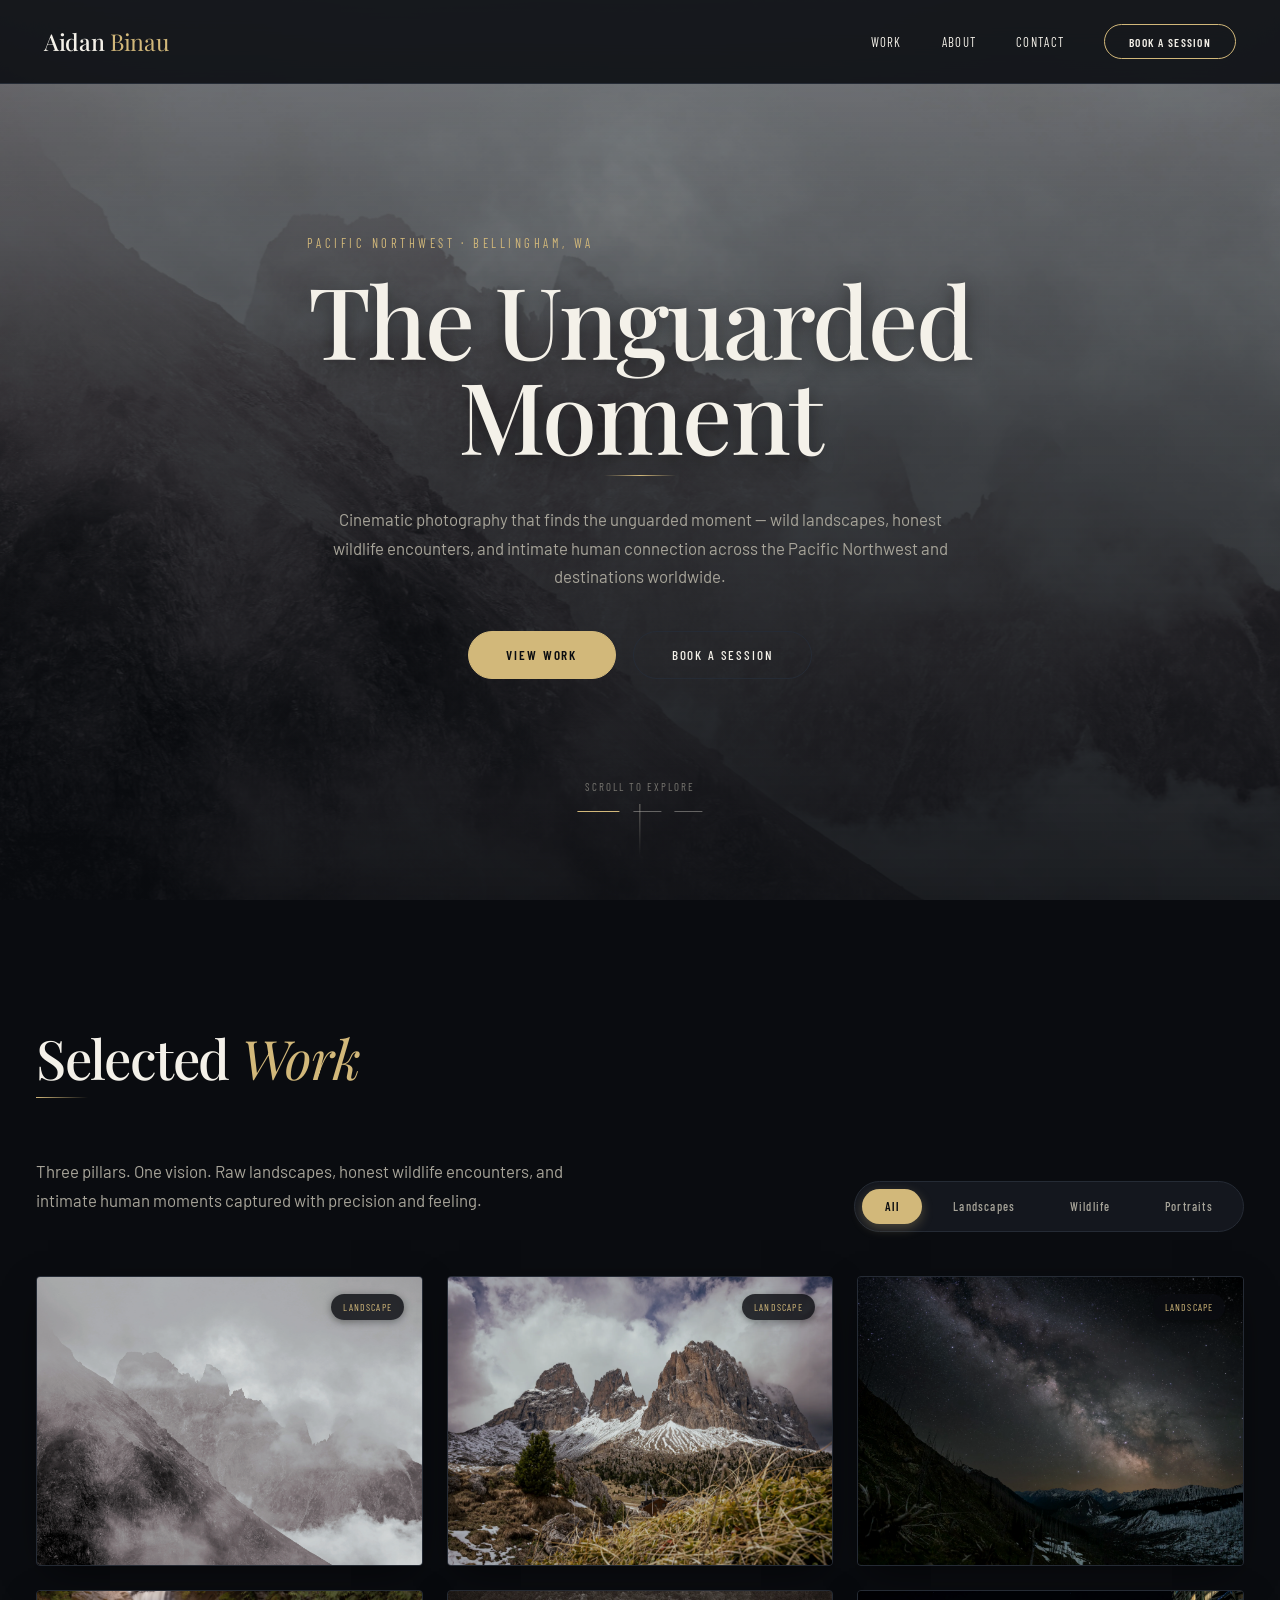
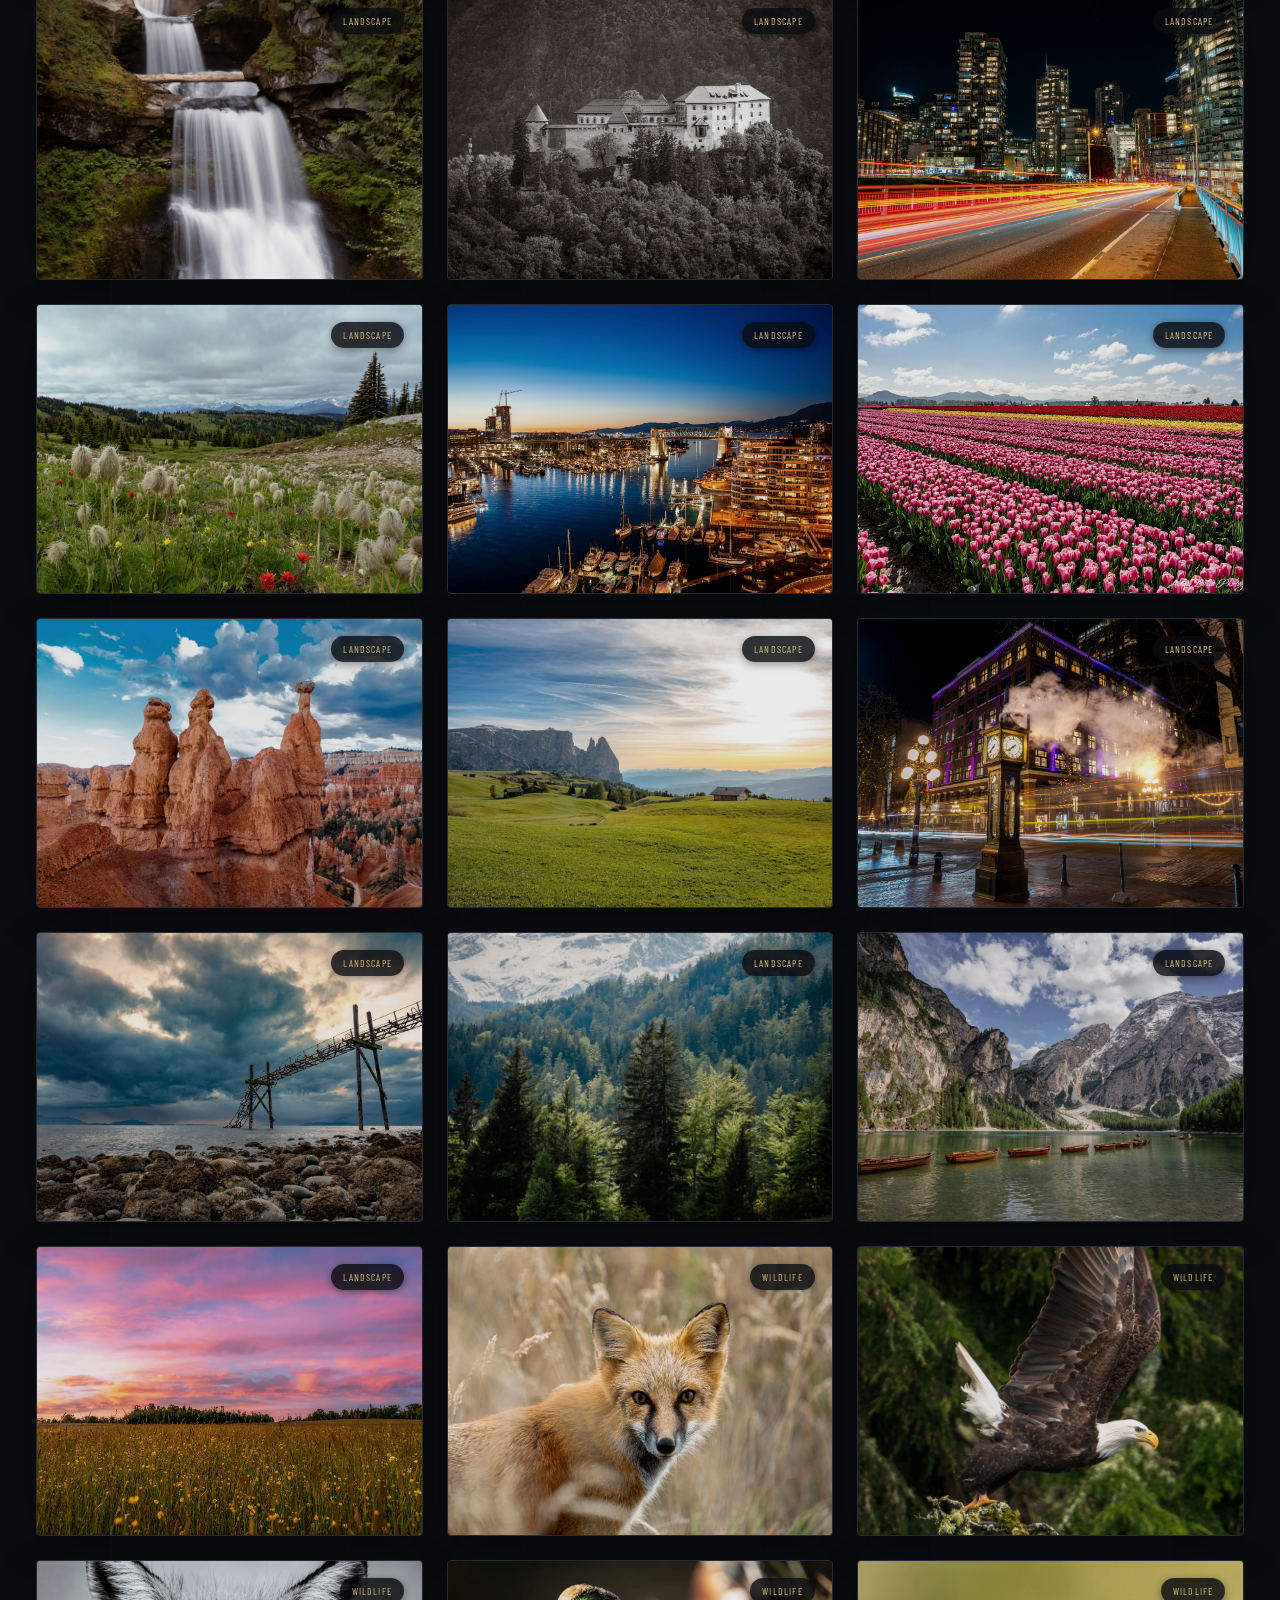
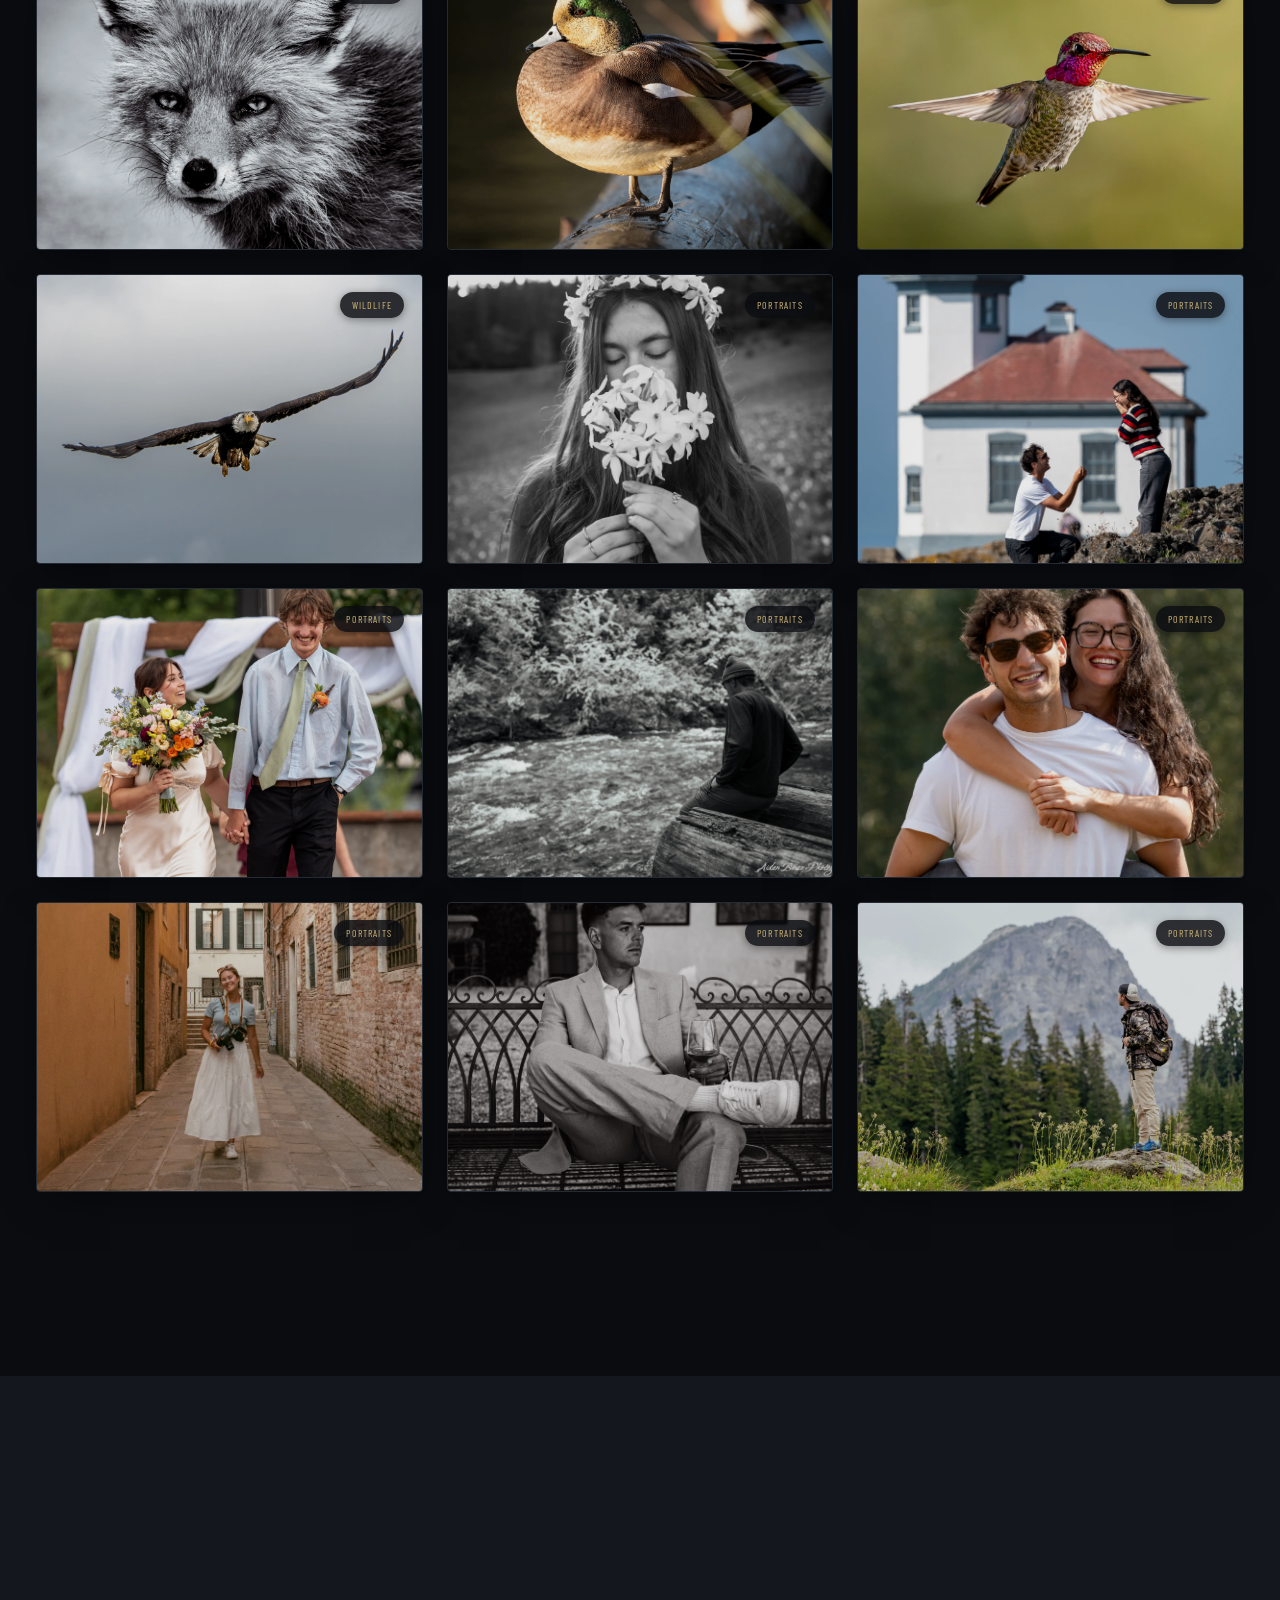
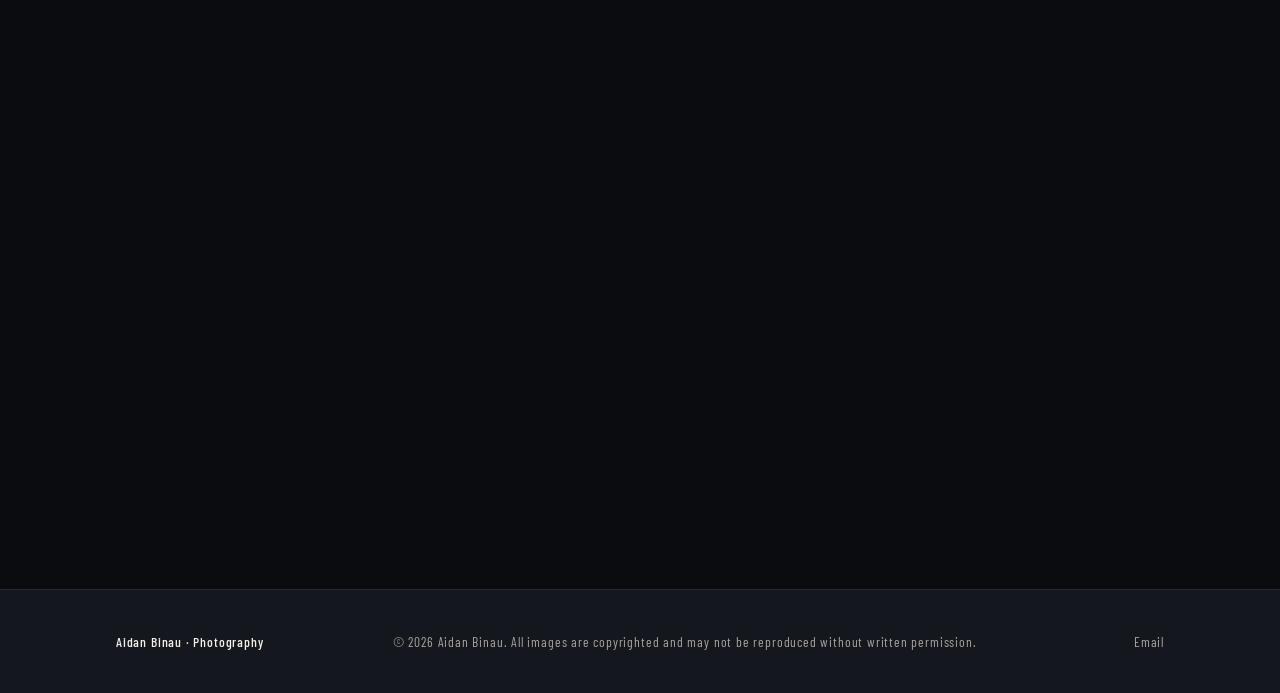
<file: index.html>
<!DOCTYPE html>
<html lang="en">
<head>
  <meta charset="UTF-8">
  <meta name="viewport" content="width=device-width, initial-scale=1.0, maximum-scale=5">
  <title>Aidan Binau — Cinematic Photographer</title>
  <meta name="description" content="Aidan Binau — Cinematic photographer specializing in wild landscapes, honest wildlife encounters, and intimate human moments. Based in Bellingham, Washington. Available worldwide.">
  <meta name="keywords" content="PNW photographer, Bellingham photographer, landscape photography, wildlife photography, wedding photographer, engagement photographer, Washington state photography, Pacific Northwest photography, cinematic photographer">
  <meta name="author" content="Aidan Binau">

  <!-- Open Graph -->
  <meta property="og:title" content="Aidan Binau — Cinematic Photographer">
  <meta property="og:description" content="Cinematic photography of wild landscapes, honest wildlife encounters, and intimate human moments — created across the Pacific Northwest and destinations worldwide.">
  <meta property="og:image" content="images/hero/Landscape-1.webp">
  <meta property="og:url" content="https://aidanbinauphotography.com">
  <meta property="og:type" content="website">

  <!-- Twitter -->
  <meta name="twitter:card" content="summary_large_image">
  <meta name="twitter:title" content="Aidan Binau — Cinematic Photographer">
  <meta name="twitter:description" content="Cinematic photography of wild landscapes, honest wildlife encounters, and intimate human moments — created across the Pacific Northwest and destinations worldwide.">
  <meta name="twitter:image" content="images/hero/Landscape-1.webp">

  <!-- Canonical -->
  <link rel="canonical" href="https://aidanbinauphotography.com/">

  <!-- JSON-LD Schema for Photographer -->
  <script type="application/ld+json">
  {
    "@context": "https://schema.org",
    "@type": "Photographer",
    "name": "Aidan Binau",
    "description": "Cinematic photographer specializing in wild landscapes, honest wildlife encounters, and intimate human moments across the Pacific Northwest and worldwide.",
    "url": "https://aidanbinauphotography.com",
    "image": "images/hero/Landscape-1.webp",
    "address": {
      "@type": "PostalAddress",
      "addressLocality": "Bellingham",
      "addressRegion": "WA",
      "addressCountry": "US"
    },
    "areaServed": "Worldwide",
    "knowsAbout": ["Landscape Photography", "Wildlife Photography", "Portrait Photography", "Cinematic Photography", "Pacific Northwest"]
  }
  </script>

  <!-- Fonts -->
  <link rel="preconnect" href="https://fonts.googleapis.com">
  <link rel="preconnect" href="https://fonts.gstatic.com" crossorigin>
  <link href="https://fonts.googleapis.com/css2?family=Playfair+Display:ital,wght@0,400;0,500;0,600;1,400&amp;family=Barlow:wght@300;400;500&amp;family=Barlow+Condensed:wght@400;500;600&amp;display=swap" rel="stylesheet">

  <!-- Stylesheet -->
  <link rel="stylesheet" href="css/style.css">

  <!-- Favicon -->
  <link rel="icon" href="data:image/svg+xml,<svg xmlns='http://www.w3.org/2000/svg' viewBox='0 0 100 100'><text y='.9em' font-size='90'>📷</text></svg>">
</head>
<body>

  <!-- Preloader -->
  <div id="preloader" role="status" aria-live="polite" aria-label="Loading">
    <div class="pre-wordmark">Aidan Binau</div>
    <div class="pre-tag">Cinematic Photography</div>
    <div class="pre-bar-wrap"><div class="pre-bar"></div></div>
  </div>

  <!-- Navigation -->
  <nav id="nav" role="navigation" aria-label="Main navigation">
    <a class="nav-brand" href="#hero" data-scroll="#hero" aria-label="Aidan Binau — Home">
      Aidan <span>Binau</span>
    </a>
    <ul class="nav-links" role="list">
      <li><a href="#portfolio" data-scroll="#portfolio" aria-label="Work">Work</a></li>
      <li><a href="#about"     data-scroll="#about"     aria-label="About">About</a></li>
      <li><a href="#contact"   data-scroll="#contact"   aria-label="Contact">Contact</a></li>
      <li><a class="nav-cta" href="#contact" data-scroll="#contact" aria-label="Book a session">Book a Session</a></li>
    </ul>
    <button class="nav-hamburger" aria-label="Open menu" aria-expanded="false">
      <span></span><span></span><span></span>
    </button>
  </nav>

  <!-- Mobile Menu -->
  <nav class="nav-mobile-menu" role="navigation" aria-label="Mobile navigation">
    <a href="#portfolio" data-scroll="#portfolio">Work</a>
    <a href="#about" data-scroll="#about">About</a>
    <a href="#contact" data-scroll="#contact">Contact</a>
    <a href="#contact" data-scroll="#contact" style="color:var(--gold)">Book a Session</a>
  </nav>

  <!-- Hero -->
  <section id="hero" aria-label="Welcome">
    <div class="hero-slides" aria-hidden="true"></div>
    <div class="hero-vignette" aria-hidden="true"></div>

    <div class="hero-inner">
      <p class="hero-eyebrow reveal">Pacific Northwest · Bellingham, WA</p>
      <h1 class="hero-title reveal reveal-delay-1">
        The Unguarded Moment
      </h1>
      <div class="hero-divider reveal reveal-delay-1" aria-hidden="true"></div>
      <p class="hero-sub reveal reveal-delay-2">
        Cinematic photography that finds the unguarded moment — wild landscapes, honest wildlife encounters, and intimate human connection across the Pacific Northwest and destinations worldwide.
      </p>
      <div class="hero-actions reveal reveal-delay-3">
        <button class="btn-primary" data-scroll="#portfolio" aria-label="View work">
          View Work
        </button>
        <button class="btn-ghost" data-scroll="#contact" aria-label="Book a session">
          Book a Session
        </button>
      </div>
    </div>

    <div class="hero-indicators" aria-hidden="true"></div>

    <div class="scroll-hint" aria-hidden="true">
      <span>Scroll to explore</span>
      <div class="scroll-arrow"></div>
    </div>
  </section>

  <!-- Portfolio -->
  <section id="portfolio" aria-label="Portfolio">
    <div class="portfolio-inner">

      <div class="portfolio-head">
        <div class="portfolio-head-left">
          <h2 class="section-title reveal reveal-delay-1">
            Selected <em>Work</em>
          </h2>
          <p class="portfolio-head-desc reveal reveal-delay-2">
            Three pillars. One vision. Raw landscapes, honest wildlife encounters, and intimate human moments captured with precision and feeling.
          </p>
        </div>

        <div class="filter-tabs reveal reveal-delay-2" role="tablist" aria-label="Filter portfolio by category">
          <button class="filter-tab active" data-filter="all" role="tab" aria-selected="true">All</button>
          <button class="filter-tab" data-filter="landscape" role="tab" aria-selected="false">Landscapes</button>
          <button class="filter-tab" data-filter="wildlife" role="tab" aria-selected="false">Wildlife</button>
          <button class="filter-tab" data-filter="portraits" role="tab" aria-selected="false">Portraits</button>
        </div>
      </div>

      <!-- Dynamic Grid from manifest.json -->
      <div class="photo-grid" id="photo-grid" aria-label="Photo gallery">
        <!-- Populated by JS -->
      </div>

      <div class="load-more-wrap reveal">
        <button class="btn-ghost" id="loadMoreBtn" aria-label="Request full gallery">
          Request Full Gallery
        </button>
      </div>

    </div>
  </section>

  <!-- About -->
  <section id="about" aria-label="About Aidan Binau">
    <div class="about-inner">

      <div class="about-images reveal">
        <div class="about-img-main">
          <img src="images/about/behind-scenes.webp" 
               onerror="this.parentNode.innerHTML='<div class=\'photo-placeholder\' style=\'height:100%; background:var(--surface-2); display:flex; align-items:center; justify-content:center; color:var(--text-dim)\'><div style=\'text-align:center\'><div style=\'font-size:3rem; margin-bottom:0.5rem\'>🌲</div><div>Behind the Lens</div></div></div>'"
               alt="Aidan Binau working in the Pacific Northwest wilderness" loading="lazy">
        </div>
        <div class="about-img-sec">
          <img src="images/about/portrait.webp" 
               onerror="this.parentNode.innerHTML='<div class=\'photo-placeholder\' style=\'height:100%; background:var(--surface-2); display:flex; align-items:center; justify-content:center; color:var(--text-dim)\'><div style=\'text-align:center\'><div style=\'font-size:3rem; margin-bottom:0.5rem\'>📷</div><div>Portrait</div></div></div>'"
               alt="Portrait of Aidan Binau, Pacific Northwest photographer" loading="lazy">
        </div>
        <div class="about-img-accent">
          <div style="font-size:0.95rem; letter-spacing:0.05em;">Based in</div>
          <div style="font-size:1.35rem; font-weight:600; margin:0.2rem 0;">Bellingham, WA</div>
          <div style="font-size:0.8rem; opacity:0.85;">Pacific Northwest</div>
        </div>
      </div>

      <div class="about-text">
        <h2 class="section-title reveal reveal-delay-1">About <em>Aidan</em></h2>

        <p class="about-body reveal reveal-delay-2">
          I’m a Pacific Northwest photographer drawn to the tension between stillness and power — the moment a storm breaks over a ridgeline, the quiet intensity of a wild animal, the unguarded truth between two people. Rooted in Bellingham, Washington, I work across the full breadth of the PNW and travel wherever the story demands. My approach blends technical precision with instinct for light, timing, and presence.
        </p>

        <div class="about-services reveal reveal-delay-4">
          <div class="about-service-item">
            <span class="about-service-icon" aria-hidden="true">🏔</span>
            <span>Wild Landscapes</span>
          </div>
          <div class="about-service-item">
            <span class="about-service-icon" aria-hidden="true">🦅</span>
            <span>Wildlife Encounters</span>
          </div>
          <div class="about-service-item">
            <span class="about-service-icon" aria-hidden="true">💍</span>
            <span>Portraits &amp; Weddings</span>
          </div>
          <div class="about-service-item">
            <span class="about-service-icon" aria-hidden="true">🎬</span>
            <span>Selective Videography</span>
          </div>
          <div class="about-service-item">
            <span class="about-service-icon" aria-hidden="true">📄</span>
            <span>Editorial &amp; Commercial</span>
          </div>
          <div class="about-service-item">
            <span class="about-service-icon" aria-hidden="true">🌐</span>
            <span>Image Licensing &amp; Prints</span>
          </div>
        </div>

        <div class="about-meta reveal">
          <div class="about-meta-item">
            <div class="about-meta-label">Base</div>
            <div class="about-meta-value">Bellingham, WA</div>
          </div>
          <div class="about-meta-item">
            <div class="about-meta-label">Availability</div>
            <div class="about-meta-value">Worldwide</div>
          </div>
          <div class="about-meta-item">
            <div class="about-meta-label">Camera</div>
            <div class="about-meta-value">Sony Alpha Series</div>
          </div>
        </div>
      </div>

    </div>
  </section>

  <!-- Experiences -->
  <section id="experiences" aria-label="Experiences">
    <div class="experiences-inner">

      <div class="experiences-header">
        <h2 class="section-title reveal reveal-delay-1">Experiences</h2>
      </div>

      <div class="experiences-grid reveal reveal-delay-3">

        <div class="experience-item">
          <h3>Surprise Proposals &amp; Elopements</h3>
          <p>I help plan and document proposals and small elopements in remote, meaningful locations. The focus stays on the moment itself — quiet, intentional, and cinematic.</p>
          <p class="experience-price">Starting from $2,000</p>
        </div>

        <div class="experience-item">
          <h3>Family Adventures</h3>
          <p>Family adventures that take place outdoors and in motion. These sessions focus on presence — families moving through the landscape together.</p>
          <p class="experience-price">Starting from $1,200</p>
        </div>

        <div class="experience-item">
          <h3>Cinematic Portraits</h3>
          <p>Thoughtful sessions built around atmosphere and presence. I work with couples, individuals, and families who want images that feel grounded and honest.</p>
          <p class="experience-price">Starting from $1,000</p>
        </div>

        <div class="experience-item">
          <h3>Traditional Sessions</h3>
          <p>Classic portrait and lifestyle work approached with the same care and cinematic sensibility. These sessions remain natural and unforced, even in more conventional settings.</p>
          <p class="experience-price">Starting from $750</p>
        </div>

      </div>

    </div>
  </section>

  <!-- Contact -->
  <section id="contact" aria-label="Contact and bookings">
    <div class="contact-inner">

      <div class="contact-info">
        <h2 class="section-title reveal reveal-delay-1">
          Start a <em>Conversation</em>
        </h2>
        <p class="about-body reveal reveal-delay-2" style="max-width:380px">
          Whether you're planning a wedding, looking to license work, or want to collaborate on something meaningful — I'd love to hear from you.
        </p>

        <div class="contact-detail reveal reveal-delay-3">
          <div class="contact-detail-item">
            <span class="contact-detail-icon" aria-hidden="true">✉</span>
            <div>
              <div class="contact-detail-label">Email</div>
              <a class="contact-detail-value" href="mailto:binauaidan@gmail.com">binauaidan@gmail.com</a>
            </div>
          </div>
          <div class="contact-detail-item">
            <span class="contact-detail-icon" aria-hidden="true">📍</span>
            <div>
              <div class="contact-detail-label">Base</div>
              <div class="contact-detail-value">Bellingham, WA — Available Worldwide</div>
            </div>
          </div>
          <div class="contact-detail-item">
            <span class="contact-detail-icon" aria-hidden="true">⏱</span>
            <div>
              <div class="contact-detail-label">Response Time</div>
              <div class="contact-detail-value">Within 24–48 hours</div>
            </div>
          </div>
        </div>
      </div>

      <!-- Contact Form -->
      <!-- 
        FORMSPREE SETUP:
        1. Go to https://formspree.io → Sign up (free)
        2. Create a new form → Copy the endpoint (e.g. https://formspree.io/f/abc123xy)
        3. Replace "YOUR_FORMSPREE_ID" below with your form hash (abc123xy)
        4. (Recommended) In Formspree dashboard: Enable email notifications + add a friendly autoresponse.
      -->
      <div class="contact-form reveal reveal-delay-2">
        <form id="contactForm" method="POST" action="https://formspree.io/f/mojoaprq" novalidate>
          <div class="form-row">
            <div class="form-field">
              <label class="form-label" for="name">Your Name</label>
              <input class="form-input" id="name" name="name" type="text" placeholder="Jane Smith" required autocomplete="name">
            </div>
            <div class="form-field">
              <label class="form-label" for="email">Email Address</label>
              <input class="form-input" id="email" name="email" type="email" placeholder="jane@email.com" required autocomplete="email">
            </div>
          </div>

          <div class="form-field">
            <label class="form-label" for="subject">Session Type</label>
            <select class="form-select" id="subject" name="subject">
              <option value="" disabled selected>Select a category…</option>
              <option value="Wedding / Elopement">Wedding / Elopement</option>
              <option value="Engagement Session">Engagement Session</option>
              <option value="Landscape Commission">Landscape Commission</option>
              <option value="Wildlife">Wildlife Session</option>
              <option value="Editorial / Commercial">Editorial / Commercial</option>
              <option value="Image Licensing">Image Licensing</option>
              <option value="Other">Other</option>
            </select>
          </div>

          <div class="form-field">
            <label class="form-label" for="date">Preferred Date (if applicable)</label>
            <input class="form-input" id="date" name="date" type="text" placeholder="August 2026, or flexible…">
          </div>

          <div class="form-field">
            <label class="form-label" for="message">Tell Me About Your Vision</label>
            <textarea class="form-textarea" id="message" name="message" rows="5" placeholder="Where, when, and what matters most to you…" required></textarea>
          </div>

          <button class="btn-primary" type="submit" style="width:100%; justify-content:center">
            Send Message
          </button>

          <p style="font-size:0.72rem; color:var(--text-faint); text-align:center; margin-top:0.9rem; font-family:var(--font-condensed); letter-spacing:0.08em">
            Your information is never shared or sold.
          </p>
        </form>
      </div>

    </div>
  </section>

  <!-- Footer -->
  <footer role="contentinfo">
    <div class="footer-inner">
      <div class="footer-brand">Aidan Binau · Photography</div>
      <div class="footer-copy">
        © <span id="year"></span> Aidan Binau. All images are copyrighted and may not be reproduced without written permission.
      </div>
      <div class="footer-socials">
        <a href="mailto:binauaidan@gmail.com" aria-label="Email">Email</a>
      </div>
    </div>
  </footer>

  <!-- Lightbox -->
  <div id="lightbox" role="dialog" aria-modal="true" aria-label="Photo lightbox" aria-hidden="true">
    <div class="lb-wrap">
      <button class="lb-close" aria-label="Close lightbox">✕</button>
      <button class="lb-nav lb-prev" aria-label="Previous photo">‹</button>
      <button class="lb-nav lb-next" aria-label="Next photo">›</button>

      <div class="lb-img-wrap">
        <!-- Image injected by JS -->
      </div>

      <div class="lb-strip" role="list" aria-label="Photo thumbnails">
        <!-- Thumbs injected by JS -->
      </div>
    </div>
  </div>

  <!-- Toast -->
  <div id="toast-region" aria-live="polite" aria-atomic="true"></div>

  <!-- Scripts -->
  <script src="js/main.js" defer></script>

  <!-- Inline handler for Load More -->
  <script>
    document.addEventListener('DOMContentLoaded', () => {
      const btn = document.getElementById('loadMoreBtn');
      if (btn) {
        btn.addEventListener('click', () => {
          window.location.href = 'mailto:binauaidan@gmail.com?subject=Full%20Gallery%20Request&body=Hi%20Aidan%2C%20I%27d%20love%20to%20see%20more%20of%20your%20work.';
        });
      }
    });
  </script>

</body>
</html>
</file>
<file: css/style.css>
/* 
  AIDAN BINAU — World-Class Masculine Redesign
  Cinematic • Rugged • Premium
  Refined for strength, clarity, and quiet confidence.
*/

:root {
  /* Deeper, richer cinematic palette */
  --bg: #0a0c10;
  --surface: #14171e;
  --surface-2: #1c2129;
  --text: #f4f1e9;
  --text-dim: #a8a59a;
  --text-faint: #6b675f;
  --accent: #d2b87a;
  --accent-hover: #e0cc96;
  --gold: #c9b38a;
  --border: #252b35;
  --success: #7a9e7a;

  /* Typography — stronger presence */
  --font-heading: 'Playfair Display', 'Cormorant Garamond', Georgia, serif;
  --font-body: 'Barlow', system-ui, -apple-system, BlinkMacSystemFont, "Segoe UI", Roboto, sans-serif;
  --font-condensed: 'Barlow Condensed', 'Barlow', sans-serif;

  /* Spacing & Rhythm — more deliberate */
  --space-xs: 0.5rem;
  --space-sm: 1rem;
  --space-md: 1.75rem;
  --space-lg: 2.75rem;
  --space-xl: 4.5rem;
  --space-2xl: 7rem;

  /* Effects */
  --transition: 0.45s cubic-bezier(0.23, 1, 0.32, 1);
  --transition-fast: 0.2s cubic-bezier(0.23, 1, 0.32, 1);
  --shadow-soft: 0 12px 40px -12px rgba(0,0,0,0.6);
  --radius: 4px;
}

/* Reset & Base */
*, *::before, *::after {
  box-sizing: border-box;
}

html {
  scroll-behavior: smooth;
  -webkit-font-smoothing: antialiased;
  -moz-osx-font-smoothing: grayscale;
}

body {
  margin: 0;
  font-family: var(--font-body);
  font-size: 1.02rem;
  line-height: 1.72;
  color: var(--text);
  background-color: var(--bg);
  overflow-x: hidden;
}

/* Typography — stronger, more confident */
h1, h2, h3, h4 {
  font-family: var(--font-heading);
  font-weight: 500;
  line-height: 1.05;
  letter-spacing: -0.025em;
}

h1 { font-size: clamp(3.1rem, 8.5vw, 5.8rem); }
h2 { font-size: clamp(2.35rem, 5.5vw, 3.4rem); }

.section-title em {
  font-style: italic;
  font-weight: 400;
  color: var(--accent);
}

/* Thin gold line under main section titles */
.section-title {
  position: relative;
  display: inline-block;
  padding-bottom: 0.75rem;
}

.section-title::after {
  content: '';
  position: absolute;
  bottom: 0;
  left: 0;
  width: 52px;
  height: 1px;
  background: linear-gradient(to right, var(--accent), transparent);
}

p {
  max-width: 68ch;
}

a {
  color: inherit;
  text-decoration: none;
  transition: color var(--transition-fast);
}

a:hover {
  color: var(--accent);
}

/* Buttons — sharper, more confident */
.btn-primary, .btn-ghost {
  display: inline-flex;
  align-items: center;
  justify-content: center;
  gap: 0.5rem;
  padding: 0.95rem 2.35rem;
  font-family: var(--font-condensed);
  font-size: 0.82rem;
  font-weight: 600;
  letter-spacing: 0.14em;
  text-transform: uppercase;
  border-radius: 50px;
  cursor: pointer;
  transition: all var(--transition);
  border: 1px solid transparent;
  text-decoration: none;
}

.btn-primary {
  background: var(--accent);
  color: var(--bg);
  border-color: var(--accent);
}

.btn-primary:hover {
  background: var(--accent-hover);
  border-color: var(--accent-hover);
  transform: translateY(-2px);
  box-shadow: 0 12px 35px -8px rgba(210, 184, 122, 0.5);
}

.btn-ghost {
  background: transparent;
  color: var(--text);
  border: 1px solid var(--border);
  font-weight: 500;
}

.btn-ghost:hover {
  background: var(--surface);
  border-color: var(--accent);
  color: var(--accent);
  transform: translateY(-2px);
}

/* Navigation — clean & strong */
nav {
  position: fixed;
  top: 0;
  left: 0;
  right: 0;
  z-index: 1000;
  display: flex;
  align-items: center;
  justify-content: space-between;
  padding: 1.35rem 2.75rem;
  background: rgba(10, 12, 16, 0.88);
  backdrop-filter: blur(24px);
  border-bottom: 1px solid var(--border);
  transition: all var(--transition-fast);
}

nav.scrolled {
  padding: 0.9rem 2.75rem;
  background: rgba(10, 12, 16, 0.96);
}

.nav-brand {
  font-family: var(--font-heading);
  font-size: 1.45rem;
  font-weight: 500;
  letter-spacing: -0.015em;
  color: var(--text);
}

.nav-brand span {
  color: var(--accent);
  font-weight: 400;
}

.nav-links {
  display: flex;
  gap: 2.5rem;
  list-style: none;
  margin: 0;
  padding: 0;
  font-family: var(--font-condensed);
  font-size: 0.8rem;
  letter-spacing: 0.1em;
  text-transform: uppercase;
}

.nav-links a {
  position: relative;
  padding-bottom: 5px;
}

.nav-links a::after {
  content: '';
  position: absolute;
  bottom: 0;
  left: 0;
  width: 0;
  height: 1.5px;
  background: var(--accent);
  transition: width var(--transition-fast);
}

.nav-links a:hover::after,
.nav-links a.active::after {
  width: 100%;
}

.nav-cta {
  padding: 0.6rem 1.5rem !important;
  border: 1px solid var(--accent) !important;
  border-radius: 50px;
  font-size: 0.72rem !important;
  font-weight: 600;
}

.nav-hamburger {
  display: none;
  flex-direction: column;
  gap: 5px;
  background: none;
  border: none;
  padding: 12px;
  min-width: 44px;
  min-height: 44px;
  align-items: center;
  justify-content: center;
  cursor: pointer;
  -webkit-tap-highlight-color: transparent;
}

.nav-hamburger:focus-visible {
  outline: 2px solid var(--accent);
  outline-offset: 3px;
  border-radius: 4px;
}

.nav-hamburger span {
  display: block;
  width: 24px;
  height: 1px;
  background: var(--text);
  transition: all 0.3s ease;
}

/* Mobile Menu */
.nav-mobile-menu {
  display: none;
  position: fixed;
  top: 74px;
  left: 0;
  right: 0;
  background: var(--bg);
  padding: 2.25rem;
  flex-direction: column;
  gap: 1.65rem;
  font-family: var(--font-condensed);
  font-size: 1.05rem;
  letter-spacing: 0.06em;
  z-index: 999;
  border-bottom: 1px solid var(--border);
}

/* Hero — more dramatic */
#hero {
  position: relative;
  height: 100dvh;
  min-height: 640px;
  display: flex;
  align-items: center;
  justify-content: center;
  overflow: hidden;
  background: var(--bg);
}

.hero-slides {
  position: absolute;
  inset: 0;
  z-index: 1;
}

.hero-slide {
  position: absolute;
  inset: 0;
  background-size: cover;
  background-position: center;
  opacity: 0;
  transition: opacity 1.3s cubic-bezier(0.23, 1, 0.32, 1);
  will-change: opacity, transform;
}

.hero-slide.active {
  opacity: 1;
  animation: kenBurns 20s ease-in-out forwards;
}

@keyframes kenBurns {
  0% { transform: scale(1.0); }
  100% { transform: scale(1.09); }
}

.hero-vignette {
  position: absolute;
  inset: 0;
  background: linear-gradient(
    to bottom,
    rgba(10,12,16,0.38) 0%,
    rgba(10,12,16,0.72) 48%,
    rgba(10,12,16,0.92) 100%
  );
  z-index: 2;
}

.hero-inner {
  position: relative;
  z-index: 3;
  max-width: 860px;
  padding: 0 2.25rem;
  text-align: center;
}

.hero-eyebrow {
  font-family: var(--font-condensed);
  font-size: 0.78rem;
  letter-spacing: 0.28em;
  text-transform: uppercase;
  color: var(--accent);
  margin-bottom: 1.1rem;
  opacity: 0.9;
}

.hero-title {
  font-size: clamp(3.2rem, 8.8vw, 6.2rem);
  line-height: 0.95;
  margin: 0 0 0.6rem;
  color: var(--text);
  text-shadow: 0 4px 20px rgba(0,0,0,0.5);
  letter-spacing: -0.02em;
}

.hero-divider {
  width: 72px;
  height: 1px;
  margin: 0.9rem auto 1.8rem;
  background: linear-gradient(to right, transparent, var(--accent), transparent);
  opacity: 0.65;
}

.hero-sub {
  font-size: 1.05rem;
  max-width: 620px;
  margin: 0 auto 2.5rem;
  color: var(--text-dim);
  line-height: 1.7;
}

.hero-actions {
  display: flex;
  gap: 1.1rem;
  justify-content: center;
  flex-wrap: wrap;
}

/* Scroll Hint */
.scroll-hint {
  position: absolute;
  bottom: 2.75rem;
  left: 50%;
  transform: translateX(-50%);
  z-index: 10;
  display: flex;
  flex-direction: column;
  align-items: center;
  gap: 0.45rem;
  font-family: var(--font-condensed);
  font-size: 0.68rem;
  letter-spacing: 0.18em;
  text-transform: uppercase;
  color: var(--text-dim);
  opacity: 0.65;
}

.scroll-arrow {
  width: 1px;
  height: 52px;
  background: linear-gradient(to bottom, var(--text-dim), transparent);
  animation: scrollBounce 2.2s infinite ease-in-out;
}

@keyframes scrollBounce {
  0%, 100% { transform: translateY(0); }
  50% { transform: translateY(14px); }
}

/* Elegant gold bar hero indicators */
.hero-indicators {
  position: absolute;
  bottom: 5.5rem;
  left: 50%;
  transform: translateX(-50%);
  display: flex;
  gap: 0.85rem;
  z-index: 10;
}

.hero-indicator {
  width: 28px;
  height: 1px;
  background: rgba(244, 241, 233, 0.35);
  border: none;
  padding: 0;
  cursor: pointer;
  transition: all 0.3s ease;
}

.hero-indicator.active {
  background: var(--accent);
  width: 42px;
}

.hero-indicator:hover {
  background: var(--accent);
}

/* Stats Strip — stronger presence */
#stats {
  background: var(--surface);
  border-top: 1px solid var(--border);
  border-bottom: 1px solid var(--border);
}

.stats-inner {
  max-width: 1120px;
  margin: 0 auto;
  padding: 3rem 2.25rem;
  display: grid;
  grid-template-columns: repeat(auto-fit, minmax(170px, 1fr));
  gap: 2.25rem;
  text-align: center;
}

/* Two-stat version - centered and prominent */
.stats-inner.stats-two {
  grid-template-columns: repeat(2, minmax(220px, 280px));
  justify-content: center;
  gap: 4rem;
}

.stat-num {
  font-family: var(--font-heading);
  font-size: 3rem;
  font-weight: 500;
  color: var(--accent);
  line-height: 1;
  margin-bottom: 0.4rem;
}

.stat-label {
  font-family: var(--font-condensed);
  font-size: 0.72rem;
  letter-spacing: 0.12em;
  text-transform: uppercase;
  color: var(--text-dim);
}

/* Portfolio Section */
#portfolio {
  padding: 5.25rem 0;
}

/* Experiences Section */
#experiences {
  padding: 1rem 0 4.5rem;
  background: var(--surface);
}

.experiences-inner {
  max-width: 1480px;
  margin: 0 auto;
  padding: 0 2.25rem;
}

.experiences-header {
  max-width: 720px;
  margin-bottom: 2.5rem;
}

.experiences-intro p {
  color: var(--text-dim);
  font-size: 1.05rem;
  line-height: 1.7;
  margin-bottom: 1rem;
}

.experiences-grid {
  display: grid;
  grid-template-columns: repeat(4, 1fr);
  gap: 1.5rem 2rem;
}

/* Mobile: stack to 1 column */
@media (max-width: 900px) {
  .experiences-grid {
    grid-template-columns: 1fr;
    gap: 1.75rem;
  }
}

/* Experiences block inside About */
.experiences-block {
  margin-top: 2.75rem;
  padding-top: 2rem;
  border-top: 1px solid var(--border);
}

.experiences-subhead {
  font-family: var(--font-heading);
  font-size: 1.5rem;
  margin-bottom: 1.5rem;
  color: var(--text);
}

.experiences-grid {
  display: grid;
  grid-template-columns: repeat(2, 1fr);
  gap: 1.5rem 2.5rem;
}

@media (max-width: 900px) {
  .experiences-grid {
    grid-template-columns: 1fr;
    gap: 1.75rem;
  }
}

.experience-item {
  background: var(--surface-2);
  border-left: 3px solid var(--accent);
  padding: 1.4rem 1.2rem;
  transition: all 0.3s ease;
}

.experience-item:hover {
  border-left-color: var(--accent-hover);
  transform: translateY(-2px);
}

.experience-item h4 {
  font-family: var(--font-heading);
  font-size: 1.2rem;
  margin-bottom: 0.6rem;
  color: var(--text);
}

.experience-item p {
  color: var(--text-dim);
  font-size: 1.05rem;
  line-height: 1.7;
}

.experience-price {
  margin-top: 1.25rem;
  font-family: var(--font-heading);
  font-size: 1.2rem;
  color: var(--accent);
  font-weight: 500;
}

.experience-item h3 {
  font-family: var(--font-heading);
  font-size: 1.3rem;
  margin-bottom: 0.7rem;
  color: var(--text);
}

.portfolio-inner {
  max-width: 1800px;
  margin: 0 auto;
  padding: 0 2.25rem;
}

.portfolio-head {
  display: flex;
  justify-content: space-between;
  align-items: flex-end;
  gap: 2.25rem;
  margin-bottom: 2.75rem;
  flex-wrap: wrap;
}

.portfolio-head-left {
  max-width: 560px;
}

.portfolio-head-desc {
  color: var(--text-dim);
  font-size: 1.05rem;
  margin-top: 0.85rem;
}

.filter-tabs {
  display: flex;
  gap: 0.5rem;
  flex-wrap: wrap;
  background: var(--surface);
  padding: 7px;
  border-radius: 999px;
  border: 1px solid var(--border);
}

.filter-tab {
  font-family: var(--font-condensed);
  font-size: 0.76rem;
  letter-spacing: 0.1em;
  padding: 0.65rem 1.45rem;
  border-radius: 999px;
  background: transparent;
  color: var(--text-dim);
  border: none;
  cursor: pointer;
  transition: all var(--transition-fast);
  white-space: nowrap;
  font-weight: 500;
}

.filter-tab.active,
.filter-tab:hover {
  background: var(--accent);
  color: var(--bg);
  font-weight: 600;
  box-shadow: 0 4px 12px rgba(210, 184, 122, 0.3);
}

/* Photo Grid — more dramatic */
.photo-grid {
  display: grid;
  grid-template-columns: repeat(auto-fit, minmax(360px, 1fr));
  gap: 1.5rem;
  margin-bottom: 3.25rem;
}

/* Clean, consistent grid - no more chaos or wasted space */
.photo-item {
  position: relative;
  overflow: hidden;
  background: var(--surface);
  border-radius: var(--radius);
  aspect-ratio: 4 / 3; /* Balanced ratio that works well for both landscapes and portraits with less cropping */
  cursor: pointer;
  box-shadow: var(--shadow-soft);
  transition: transform var(--transition), box-shadow var(--transition), border-color var(--transition-fast);
  border: 1px solid var(--border);
}

.photo-item:hover {
  transform: translateY(-10px);
  box-shadow: 0 30px 70px -12px rgba(0,0,0,0.7);
  z-index: 10;
  border-color: var(--accent);
}

.photo-item img {
  width: 100%;
  height: 100%;
  object-fit: cover;
  object-position: center;
  display: block;
  transition: transform 1.2s cubic-bezier(0.23, 1, 0.32, 1), 
              filter 0.45s ease;
  filter: brightness(0.90) saturate(0.88) contrast(1.03);
}

.photo-item:hover img {
  filter: brightness(1.0) saturate(1.05) contrast(1.02);
  transform: scale(1.08);
}

/* Individual object positioning for problematic portraits */
.photo-item[data-id="pt-001"] img {
  object-position: center 25%;
}

.photo-item[data-id="pt-003"] img {
  object-position: center 20%;
}

.photo-item[data-id="pt-006"] img {
  object-position: center 80%;
}

.photo-item[data-id="pt-007"] img {
  object-position: center 25%;
}

.photo-overlay {
  position: absolute;
  inset: 0;
  background: linear-gradient(to top, rgba(10,12,16,0.94) 0%, rgba(10,12,16,0.45) 42%, transparent 68%);
  opacity: 0;
  transition: opacity var(--transition);
  display: flex;
  flex-direction: column;
  justify-content: flex-end;
  padding: 1.65rem;
  color: var(--text);
}

.photo-item:hover .photo-overlay {
  opacity: 1;
}

.photo-overlay h3 {
  font-family: var(--font-heading);
  font-size: 1.32rem;
  margin: 0 0 0.4rem;
  line-height: 1.1;
  letter-spacing: -0.01em;
}

.photo-overlay p {
  font-size: 0.92rem;
  color: var(--text-dim);
  margin: 0;
  max-width: 100%;
}

.photo-category {
  position: absolute;
  top: 1.1rem;
  right: 1.1rem;
  font-family: var(--font-condensed);
  font-size: 0.62rem;
  letter-spacing: 0.12em;
  padding: 0.28rem 0.75rem;
  background: rgba(10,12,16,0.82);
  border-radius: 20px;
  color: var(--accent);
  text-transform: uppercase;
  z-index: 5;
  box-shadow: 0 2px 8px rgba(0,0,0,0.4);
}

/* About Section */
#about {
  padding: 3.5rem 0 4rem;
  background: var(--surface);
}

.about-inner {
  max-width: 1240px;
  margin: 0 auto;
  padding: 0 2.25rem;
  display: grid;
  grid-template-columns: 1fr 1.15fr;
  gap: 3.5rem;
  align-items: start;
}

.about-images {
  position: relative;
  align-self: stretch;
  min-height: 420px;
}

.about-img-main {
  border-radius: var(--radius);
  overflow: hidden;
  box-shadow: var(--shadow-soft);
  min-height: 420px;
}

.about-img-main img {
  width: 100%;
  height: 100%;
  object-fit: cover;
}

.about-img-sec {
  position: absolute;
  bottom: -1.8rem;
  right: -1.5rem;
  width: 46%;
  border-radius: var(--radius);
  overflow: hidden;
  box-shadow: var(--shadow-soft);
  border: 8px solid var(--bg);
  aspect-ratio: 3/4;
}

.about-img-sec img {
  width: 100%;
  height: 100%;
  object-fit: cover;
}

.about-img-accent {
  position: absolute;
  top: 2.1rem;
  left: -1.35rem;
  background: var(--accent);
  color: var(--bg);
  padding: 1.2rem 1.75rem;
  border-radius: var(--radius);
  box-shadow: var(--shadow-soft);
  font-family: var(--font-condensed);
  font-size: 0.85rem;
  letter-spacing: 0.06em;
}

.about-text h2 {
  margin-bottom: 1.35rem;
}

.about-body {
  color: var(--text-dim);
  font-size: 1.08rem;
  line-height: 1.75;
  margin-bottom: 1.9rem;
}

.about-services {
  display: grid;
  grid-template-columns: repeat(auto-fit, minmax(145px, 1fr));
  gap: 1.1rem 1.65rem;
  margin: 2.15rem 0;
}

.about-service-item {
  display: flex;
  align-items: center;
  gap: 0.8rem;
  font-size: 0.97rem;
}

.about-service-icon {
  font-size: 1.35rem;
  width: 30px;
}

.about-meta {
  display: flex;
  gap: 2.75rem;
  flex-wrap: wrap;
  padding-top: 1.65rem;
  border-top: 1px solid var(--border);
}

.about-meta-item {
  font-size: 0.92rem;
}

.about-meta-label {
  color: var(--text-faint);
  font-family: var(--font-condensed);
  font-size: 0.68rem;
  letter-spacing: 0.12em;
  text-transform: uppercase;
  margin-bottom: 0.3rem;
}

.about-meta-value {
  color: var(--text);
  font-weight: 500;
}

/* Contact Section */
#contact {
  padding: 5.25rem 0;
}

.contact-inner {
  max-width: 1120px;
  margin: 0 auto;
  padding: 0 2.25rem;
  display: grid;
  grid-template-columns: 1fr 1.15fr;
  gap: 5.5rem;
}

.contact-info h2 {
  margin-bottom: 1.35rem;
}

.contact-detail {
  margin-top: 2.75rem;
  display: flex;
  flex-direction: column;
  gap: 1.85rem;
}

.contact-detail-item {
  display: flex;
  gap: 1.1rem;
}

.contact-detail-icon {
  font-size: 1.45rem;
  width: 30px;
  flex-shrink: 0;
  color: var(--accent);
}

.contact-detail-label {
  font-family: var(--font-condensed);
  font-size: 0.7rem;
  letter-spacing: 0.12em;
  text-transform: uppercase;
  color: var(--text-faint);
  margin-bottom: 0.25rem;
}

.contact-detail-value {
  font-size: 1.05rem;
  color: var(--text);
}

/* Form Styling — premium & clean */
.contact-form form {
  background: var(--surface);
  padding: 2.75rem;
  border-radius: var(--radius);
  border: 1px solid var(--border);
}

.form-row {
  display: grid;
  grid-template-columns: 1fr 1fr;
  gap: 1.35rem;
}

.form-field {
  margin-bottom: 1.45rem;
}

.form-label {
  display: block;
  font-family: var(--font-condensed);
  font-size: 0.73rem;
  letter-spacing: 0.1em;
  text-transform: uppercase;
  color: var(--text-dim);
  margin-bottom: 0.55rem;
}

.form-input, .form-select, .form-textarea {
  width: 100%;
  background: var(--bg);
  border: 1px solid var(--border);
  color: var(--text);
  padding: 1rem 1.2rem;
  font-size: 1rem;
  font-family: var(--font-body);
  border-radius: var(--radius);
  transition: border-color var(--transition-fast), box-shadow var(--transition-fast);
}

.form-input:focus, .form-select:focus, .form-textarea:focus {
  outline: none;
  border-color: var(--accent);
  box-shadow: 0 0 0 5px rgba(201, 179, 138, 0.1);
}

.form-textarea {
  resize: vertical;
  min-height: 140px;
}

.form-select {
  appearance: none;
  background-image: url("data:image/svg+xml,%3Csvg xmlns='http://www.w3.org/2000/svg' width='13' height='13' fill='%23c9b38a' viewBox='0 0 16 16'%3E%3Cpath d='M8 11L3 6h10l-5 5z'/%3E%3C/svg%3E");
  background-repeat: no-repeat;
  background-position: right 1.2rem center;
  padding-right: 2.7rem;
}

/* Lightbox — refined */
#lightbox {
  position: fixed;
  inset: 0;
  background: rgba(8, 9, 12, 0.97);
  z-index: 2000;
  display: none;
  align-items: center;
  justify-content: center;
  padding: 2.25rem;
}

#lightbox.active {
  display: flex;
}

.lb-wrap {
  position: relative;
  width: 100%;
  max-width: 1120px;
  max-height: 93vh;
}

.lb-close {
  position: absolute;
  top: -3.25rem;
  right: 0;
  background: none;
  border: none;
  color: var(--text);
  font-size: 2.1rem;
  cursor: pointer;
  z-index: 10;
  opacity: 0.7;
  transition: opacity var(--transition-fast);
}

.lb-close:hover {
  opacity: 1;
}

.lb-img-wrap {
  position: relative;
  background: #000;
  border-radius: var(--radius);
  overflow: hidden;
  box-shadow: 0 35px 90px -25px rgba(0,0,0,0.85);
  min-height: 420px;
}

.lb-img-wrap img {
  width: 100%;
  height: 100%;
  max-height: 92vh;
  object-fit: contain;
  object-position: center;
  display: block;
}

/* Elegant Lightbox Watermark */
.lb-watermark {
  position: absolute;
  bottom: 16px;
  right: 20px;
  font-family: var(--font-heading);
  font-size: 0.8rem;
  letter-spacing: 0.02em;
  color: rgba(244, 241, 233, 0.7);
  pointer-events: none;
  user-select: none;
  z-index: 10;
  text-shadow: 0 1px 3px rgba(0,0,0,0.9);
}

.lb-nav {
  position: absolute;
  top: 50%;
  transform: translateY(-50%);
  background: rgba(10,12,16,0.75);
  color: var(--text);
  border: none;
  width: 56px;
  height: 56px;
  font-size: 2.1rem;
  display: flex;
  align-items: center;
  justify-content: center;
  cursor: pointer;
  transition: all var(--transition-fast);
  z-index: 5;
  border-radius: 50%;
}

.lb-nav:hover {
  background: var(--accent);
  color: var(--bg);
}

.lb-prev { left: 1.65rem; }
.lb-next { right: 1.65rem; }

.lb-strip {
  display: flex;
  gap: 0.7rem;
  margin-top: 1.35rem;
  overflow-x: auto;
  padding-bottom: 1.1rem;
  scrollbar-width: thin;
}

.lb-strip::-webkit-scrollbar {
  height: 4px;
}

.lb-thumb {
  flex-shrink: 0;
  width: 76px;
  height: 50px;
  object-fit: contain;
  border-radius: 3px;
  cursor: pointer;
  opacity: 0.55;
  transition: all var(--transition-fast);
  border: 2px solid transparent;
}

.lb-thumb.active, .lb-thumb:hover {
  opacity: 1;
  border-color: var(--accent);
  transform: scale(1.06);
}

/* Toast */
#toast-region {
  position: fixed;
  bottom: 2.25rem;
  left: 50%;
  transform: translateX(-50%);
  z-index: 3000;
}

.toast {
  background: var(--surface);
  color: var(--text);
  padding: 1.1rem 1.9rem;
  border-radius: 50px;
  border: 1px solid var(--border);
  box-shadow: var(--shadow-soft);
  font-size: 0.95rem;
  display: flex;
  align-items: center;
  gap: 0.85rem;
}

/* Footer */
footer {
  background: var(--surface);
  border-top: 1px solid var(--border);
  padding: 2.5rem 0;
  font-size: 0.85rem;
}

.footer-inner {
  max-width: 1120px;
  margin: 0 auto;
  padding: 0 2.25rem;
  display: flex;
  justify-content: space-between;
  align-items: center;
  flex-wrap: wrap;
  gap: 1.1rem;
  color: var(--text-dim);
  font-family: var(--font-condensed);
  letter-spacing: 0.06em;
}

.footer-brand {
  color: var(--text);
  font-weight: 500;
}

.footer-socials a {
  margin-left: 1.75rem;
  color: var(--text-dim);
}

.footer-socials a:hover {
  color: var(--accent);
}

/* Preloader */
#preloader {
  position: fixed;
  inset: 0;
  background: var(--bg);
  z-index: 9999;
  display: flex;
  flex-direction: column;
  align-items: center;
  justify-content: center;
  gap: 1.1rem;
}

.pre-wordmark {
  font-family: var(--font-heading);
  font-size: 3.8rem;
  letter-spacing: -0.03em;
}

.pre-tag {
  font-family: var(--font-condensed);
  font-size: 0.95rem;
  letter-spacing: 0.22em;
  color: var(--accent);
  text-transform: uppercase;
}

.pre-bar-wrap {
  width: 130px;
  height: 1.5px;
  background: var(--border);
  margin-top: 1.65rem;
  overflow: hidden;
}

.pre-bar {
  height: 100%;
  width: 0;
  background: var(--accent);
  animation: preloader 1.9s ease forwards;
}

@keyframes preloader {
  to { width: 100%; }
}

/* Reveal Animations */
.reveal {
  opacity: 0;
  transform: translateY(32px);
  transition: all 0.85s cubic-bezier(0.23, 1, 0.32, 1);
}

.reveal.visible {
  opacity: 1;
  transform: translateY(0);
}

.reveal-delay-1 { transition-delay: 0.1s; }
.reveal-delay-2 { transition-delay: 0.22s; }
.reveal-delay-3 { transition-delay: 0.38s; }
.reveal-delay-4 { transition-delay: 0.55s; }

/* Responsive */
@media (max-width: 900px) {
  .nav-links {
    display: none;
  }
  
  .nav-hamburger {
    display: flex;
  }
  
  .nav-mobile-menu {
    display: none;
  }
  
  .nav-mobile-menu.open {
    display: flex;
  }

  .about-inner {
    grid-template-columns: 1fr;
    gap: 3.5rem;
  }

  .contact-inner {
    grid-template-columns: 1fr;
    gap: 3.5rem;
  }

  .form-row {
    grid-template-columns: 1fr;
  }

  .portfolio-head {
    flex-direction: column;
    align-items: flex-start;
  }
}

@media (max-width: 600px) {
  nav {
    padding: 1.1rem 1.5rem;
  }
  
  .hero-inner {
    padding: 0 1.5rem;
  }
  
  .stats-inner {
    grid-template-columns: repeat(2, 1fr);
    gap: 1.75rem 1.25rem;
  }
  
  .photo-grid {
    grid-template-columns: 1fr;
    gap: 1.4rem;
  }
}
</file>
